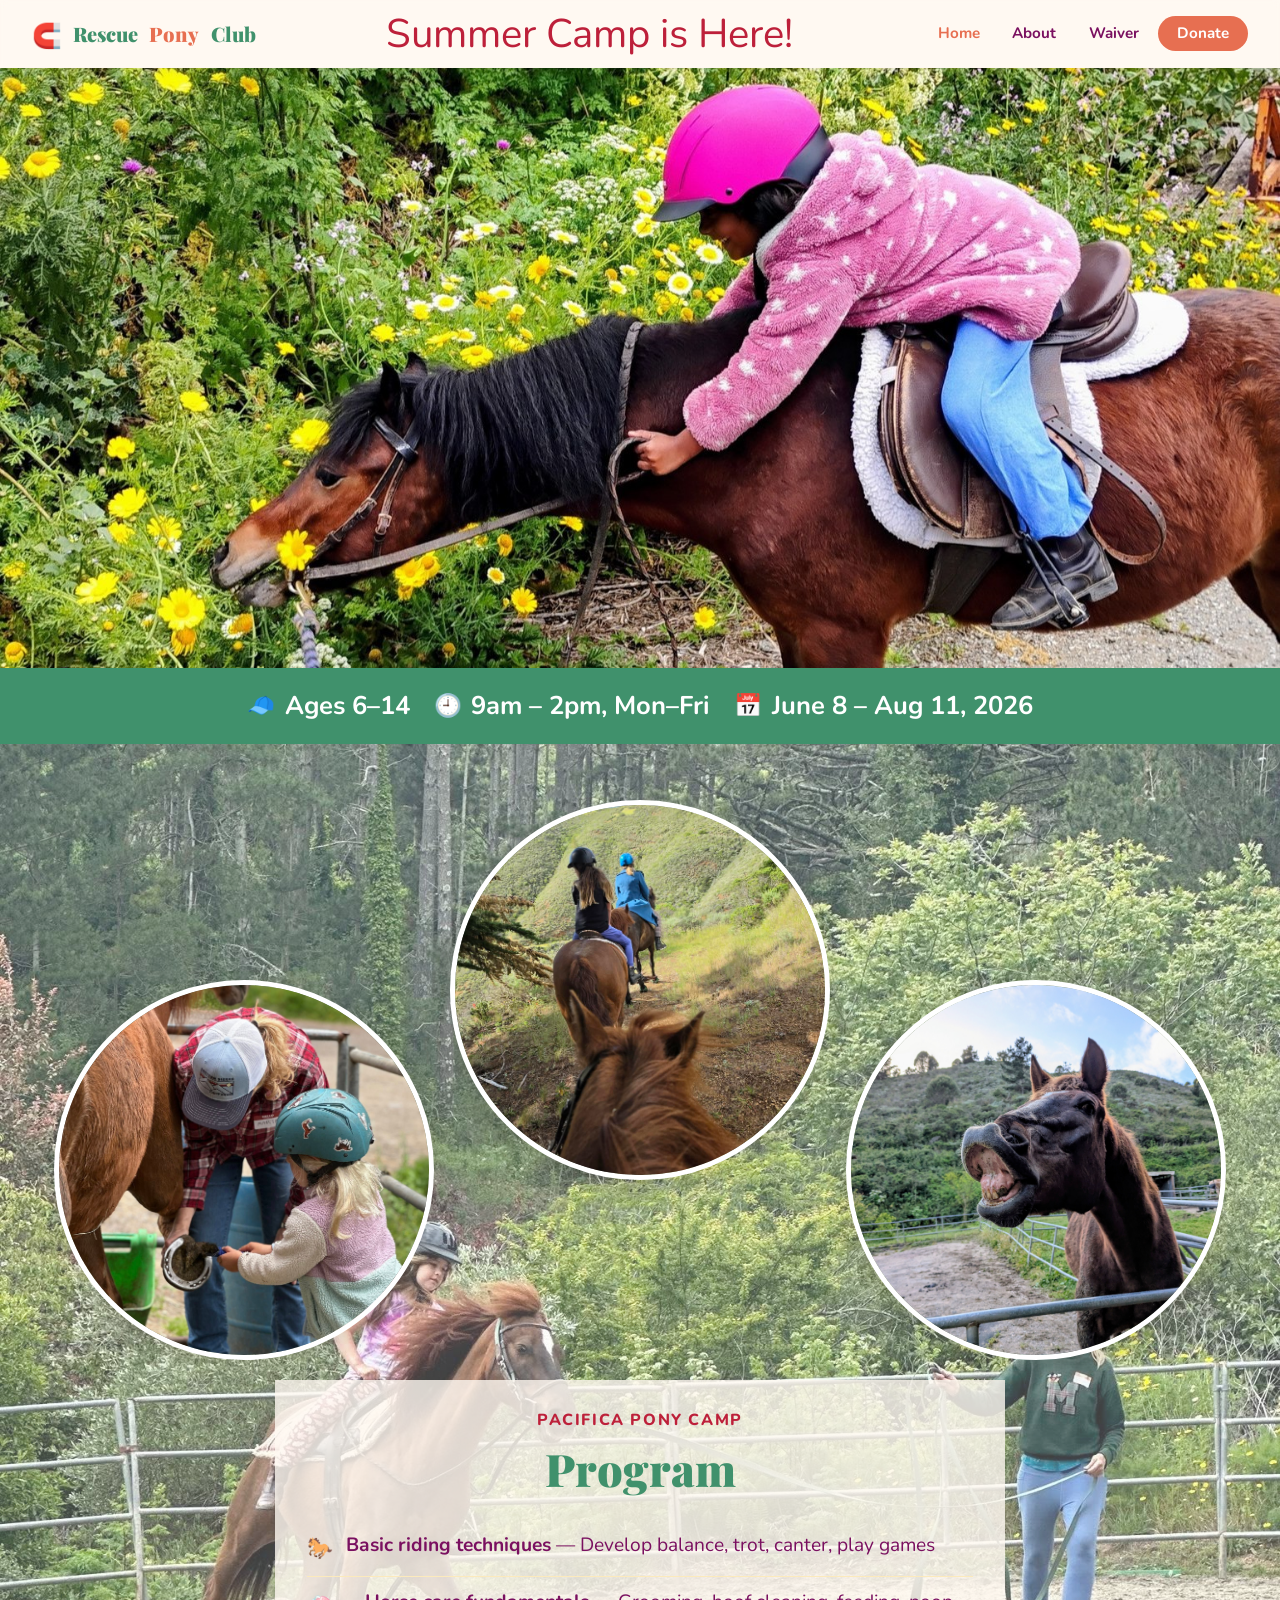
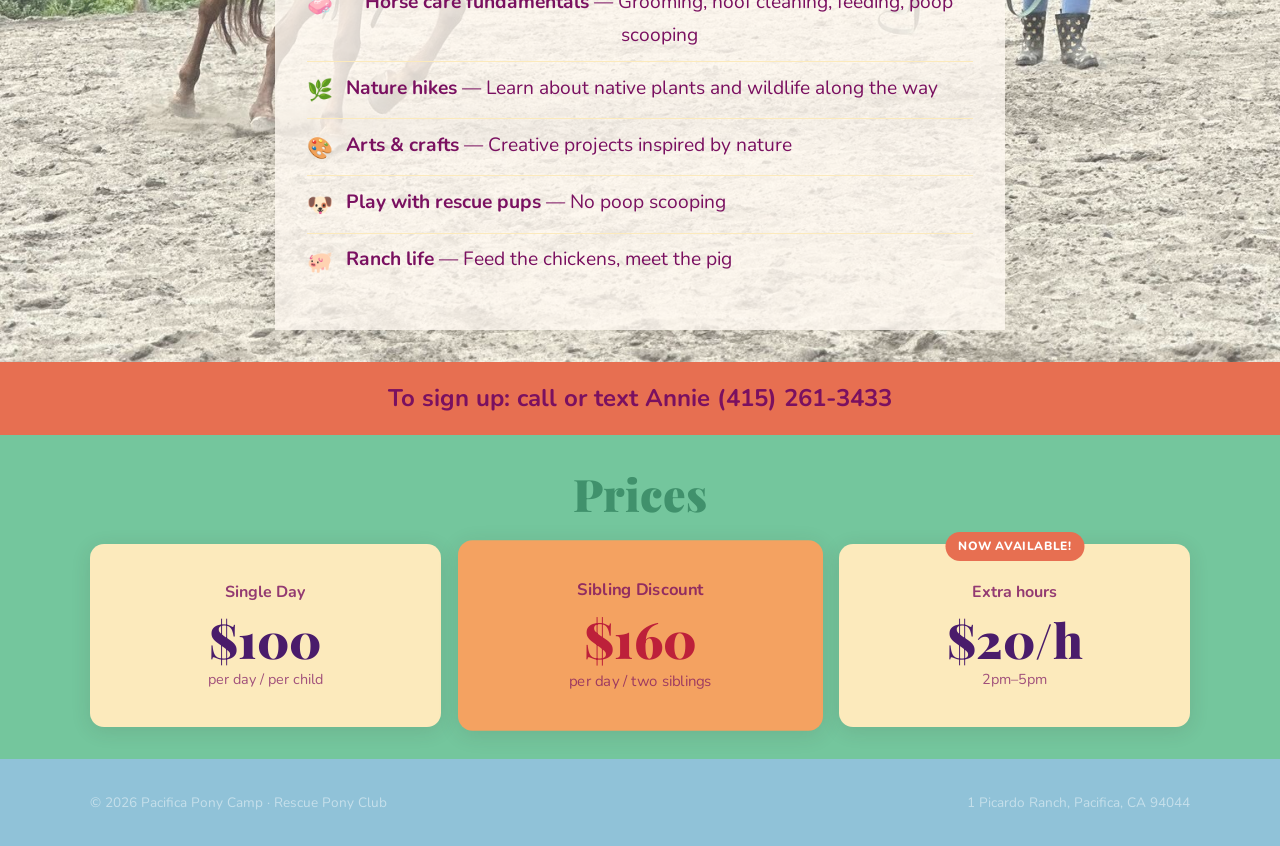
<file: index.html>
<!DOCTYPE html>
<html lang="en">
<head>
  <meta charset="UTF-8" />
  <meta name="viewport" content="width=device-width, initial-scale=1.0" />
  <title>Pacifica Pony Camp — Summer 2026</title>
  <meta name="description" content="Pacifica Pony Camp offers weekly and daily summer horse camp for children ages 6–14 in Pacifica, CA. Riding, horse care, nature hikes, and ranch life. June 8 – August 11, 2026." />
  <link rel="icon" href="data:image/svg+xml,<svg xmlns='http://www.w3.org/2000/svg' viewBox='0 0 100 100'><text y='.9em' font-size='90'>🐴</text></svg>" />
  <link rel="stylesheet" href="css/styles.css" />
  <script type="application/ld+json">
  {
    "@context": "https://schema.org",
    "@type": "LocalBusiness",
    "url": "https://rescuepony.club",
    "name": "Pacifica Pony Camp",
    "description": "Summer horse camp for children ages 6–14 in Pacifica, CA. Riding, horse care, nature hikes, and ranch life. June–August 2026.",
    "telephone": "+14152613433",
    "email": "venablena@gmail.com",
    "priceRange": "$100–$450",
    "address": {
      "@type": "PostalAddress",
      "streetAddress": "1 Picardo Ranch",
      "addressLocality": "Pacifica",
      "addressRegion": "CA",
      "postalCode": "94044",
      "addressCountry": "US"
    },
    "openingHoursSpecification": {
      "@type": "OpeningHoursSpecification",
      "dayOfWeek": ["Monday","Tuesday","Wednesday","Thursday","Friday"],
      "opens": "09:00",
      "closes": "14:00"
    },
    "sameAs": "https://www.facebook.com/groups/rescueponyclub"
  }
  </script>
</head>
<body>

<!-- ── Navigation ── -->
<nav id="navbar">
  <a href="index.html" class="nav-logo">
    <span class="horseshoe">🧲</span>Rescue <span>Pony</span> Club
  </a>
  <span class="nav-tagline">Summer Camp is Here!</span>
  <button class="nav-toggle" id="navToggle" aria-label="Toggle menu">
    <span></span><span></span><span></span>
  </button>
  <ul class="nav-links" id="navLinks">
    <li><a href="index.html" class="active">Home</a></li>
    <li><a href="about.html">About</a></li>
    <li><a href="https://docs.google.com/forms/d/e/1FAIpQLSewLi5w3IQIpSC8Ynhyxht-k3uTDrEnzx1wCYWx3glM-FnSww/viewform" target="_blank" rel="noopener">Waiver</a></li>
    <li><a href="donations.html" class="btn-nav">Donate</a></li>
  </ul>
</nav>

<div class="minka-bg"></div>

<!-- ── Quick Info Bar ── -->
<div class="info-bar">
  <div class="info-bar-grid">
    <div class="info-item"><span class="info-icon">🧢</span> Ages 6–14</div>
    <div class="info-item"><span class="info-icon">🕘</span> 9am – 2pm, Mon–Fri</div>
    <div class="info-item"><span class="info-icon">📅</span> June 8 – Aug 11, 2026</div>
  </div>
</div>

<div class="hero-bg">
  <!-- ── Photo Gallery ── -->
  <section class="arc-grid-section" id="arc-grid">
    <div class="container">
      <h1 class="sr-only">Pacifica Pony Camp — Summer Horse Camp in Pacifica, CA</h1>
      <div class="arc-grid">
        <img src="images/hoofs_pony.jpg" alt="Child learning horse hoof care with instructor" class="bubble-img" />
        <img src="images/ponies_behind.jpg" alt="Trail ride through Pacifica hills" class="bubble-img" />
        <img src="images/silly_pony.jpg" alt="A friendly pony says hello" class="bubble-img" />
      </div>
    </div>
  </section>


  <!-- ── Program ── -->
  <section class="program-section" id="program">
    <div class="container">
        <span class="section-label">Pacifica Pony Camp</span>
        <h2 class="section-title">Program</h2>
        <ul class="activity-list">
          <li><span class="lic">🐎</span> <div><strong>Basic riding techniques</strong> — Develop balance, trot, canter, play games</div></li>
          <li><span class="lic">🧼</span> <div><strong>Horse care fundamentals</strong> — Grooming, hoof cleaning, feeding, poop scooping</div></li>
          <li><span class="lic">🌿</span> <div><strong>Nature hikes</strong> — Learn about native plants and wildlife along the way</div></li>
          <li><span class="lic">🎨</span> <div><strong>Arts &amp; crafts</strong> — Creative projects inspired by nature</div></li>
          <li><span class="lic">🐶</span> <div><strong>Play with rescue pups</strong> — No poop scooping</div></li>
          <li><span class="lic">🐖</span> <div><strong>Ranch life </strong> — Feed the chickens, meet the pig</div></li>
        </ul>
    </div>
  </section>
  </div>

</div>

<section class="enroll-section" id="enroll">
    <div class="container">
      <div class="text-center">
        <h2>
             To sign up: call or text Annie (415) 261-3433
        </h2>
      </div>
    </div>
  </section>

<!-- ── Pricing ── -->
<section class="pricing-section" id="pricing">
  <div class="container">
    <div class="text-center">
      <h2 class="section-title">Prices</h2>
        <div class="pricing-grid">
          <a href="signup.html" class="price-card">
            <div class="price-label">Single Day</div>
            <div class="price-amount">$100</div>
            <div class="price-period">per day / per child</div>
          </a>
          <a href="signup.html" class="price-card featured">
            <div class="price-label">Sibling Discount</div>
            <div class="price-amount">$160</div>
            <div class="price-period">per day / two siblings</div>
          </a>
          <a href="signup.html" class="price-card">
            <div class="price-badge">Now available!</div>
            <div class="price-label">Extra hours</div>
            <div class="price-amount">$20/h</div>
            <div class="price-period">2pm–5pm</div>
          </a>
        </div>
    </div>
  </div>
</section>

<!-- ── Footer ── -->
<footer>
  <div class="footer-bottom">
    <span>© 2026 Pacifica Pony Camp · Rescue Pony Club</span>
    <span>1 Picardo Ranch, Pacifica, CA 94044</span>
  </div>
</footer>

<script>
  const toggle = document.getElementById('navToggle');
  const links  = document.getElementById('navLinks');
  toggle.addEventListener('click', () => links.classList.toggle('open'));
</script>
<script src="js/donate-modal.js"></script>

</body>
</html>
</file>
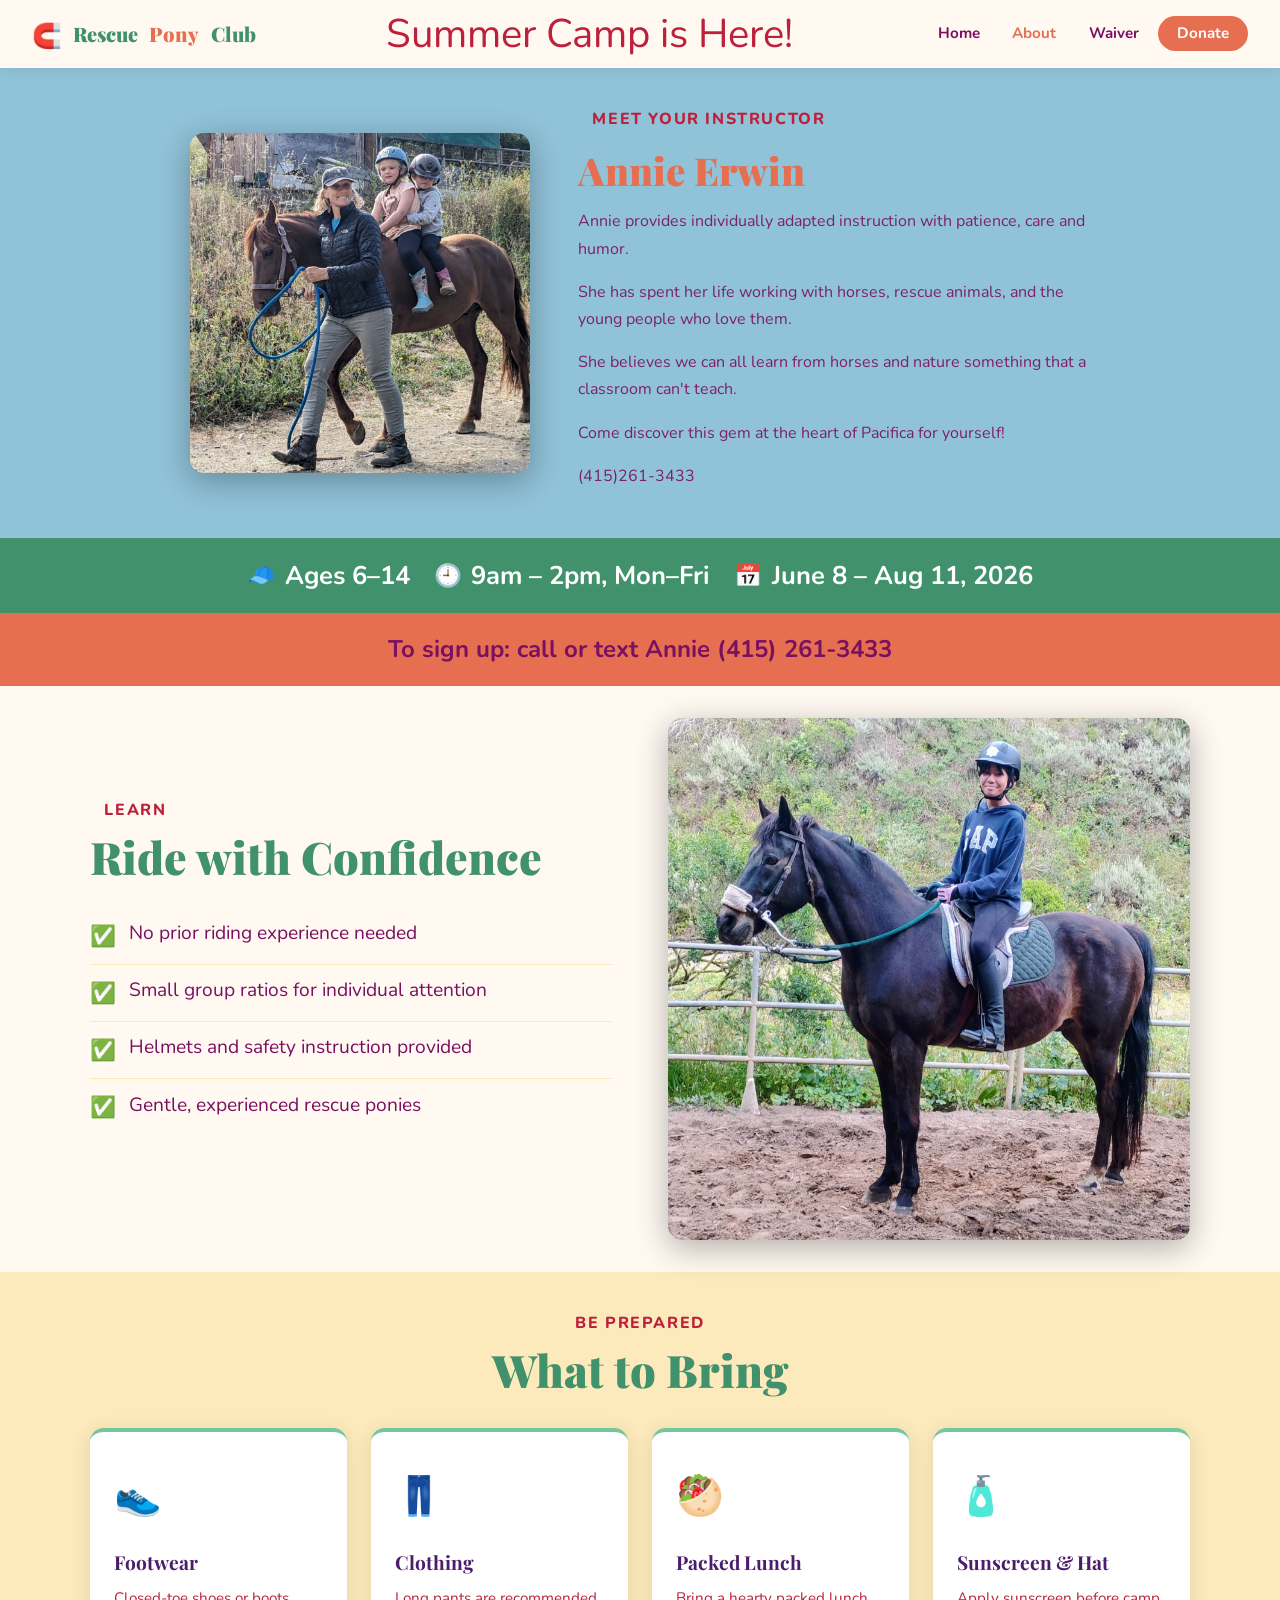
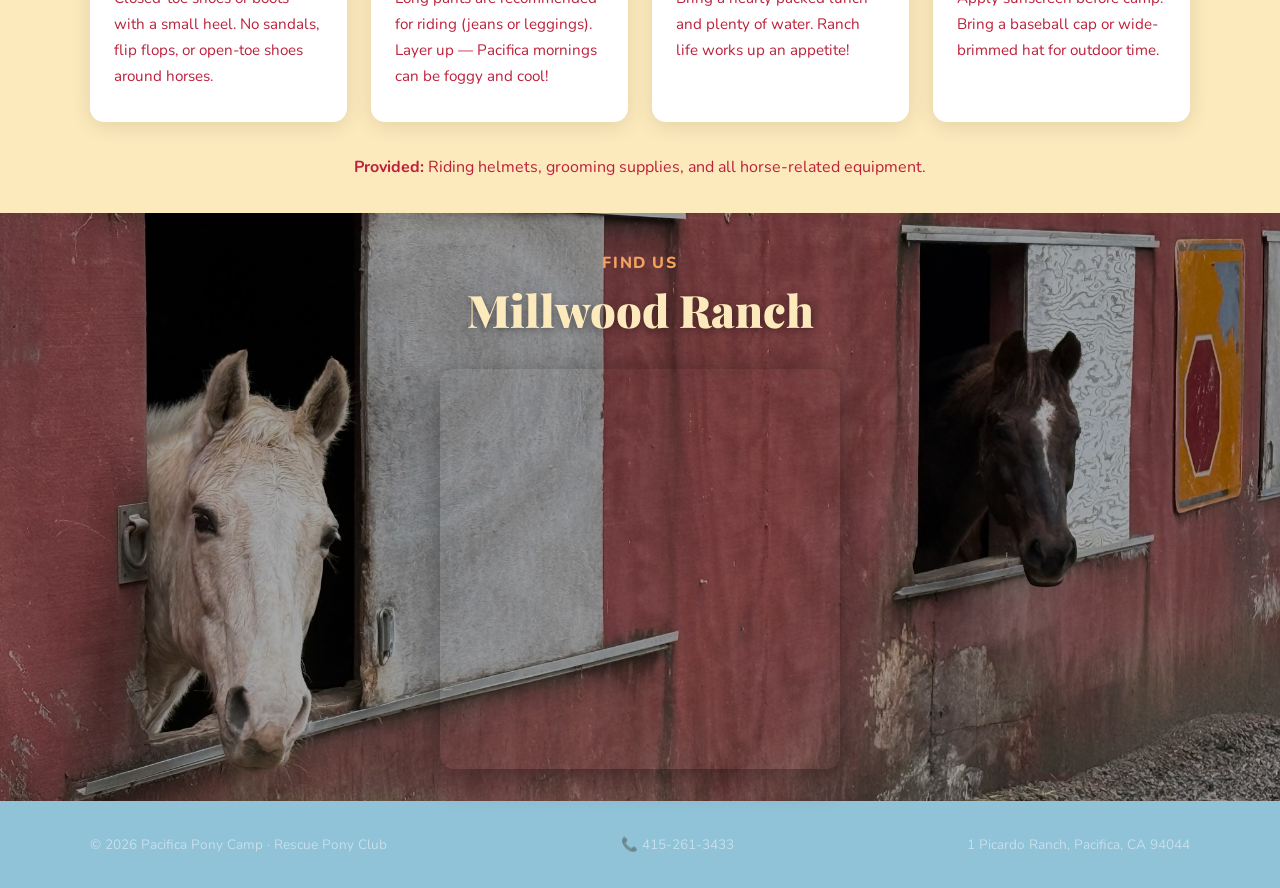
<file: about.html>
<!DOCTYPE html>
<html lang="en">
<head>
  <meta charset="UTF-8" />
  <meta name="viewport" content="width=device-width, initial-scale=1.0" />
  <title>About — Pacifica Pony Camp 2026</title>
  <meta name="description" content="Meet Annie Erwin, head instructor at Pacifica Pony Camp. Learn about our riding program, what to bring, and find us at Millwood Ranch in Pacifica, CA." />
  <link rel="icon" href="data:image/svg+xml,<svg xmlns='http://www.w3.org/2000/svg' viewBox='0 0 100 100'><text y='.9em' font-size='90'>🐴</text></svg>" />
  <link rel="stylesheet" href="css/styles.css" />
</head>
<body>

<!-- ── Navigation ── -->
<nav id="navbar">
  <a href="index.html" class="nav-logo">
    <span class="horseshoe">🧲</span>
    Rescue <span>Pony</span> Club
  </a>
  <span class="nav-tagline">Summer Camp is Here!</span>
  <button class="nav-toggle" id="navToggle" aria-label="Toggle menu">
    <span></span><span></span><span></span>
  </button>
  <ul class="nav-links" id="navLinks">
    <li><a href="index.html">Home</a></li>
    <li><a href="about.html" class="active">About</a></li>
    <li><a href="https://docs.google.com/forms/d/e/1FAIpQLSewLi5w3IQIpSC8Ynhyxht-k3uTDrEnzx1wCYWx3glM-FnSww/viewform" target="_blank" rel="noopener">Waiver</a></li>
    <li><a href="donations.html" class="btn-nav">Donate</a></li>
  </ul>
</nav>

<!-- ── Instructor ── -->
<section class="instructor-section">
  <div class="container">
    <h1 class="sr-only">About Pacifica Pony Camp</h1>
    <div class="instructor-card">
      <div class="instructor-photo">
        <img src="images/Annie_square.jpg" alt="Annie Erwin walking" />
      </div>
      <div class="instructor-info">
        <span class="section-label">Meet Your Instructor</span>
        <h2>Annie Erwin</h2>
        <p>Annie provides individually adapted instruction with patience, care and humor.</p>
        <p>She has spent her life working with horses, rescue animals, and the young people who love them.</p>
        <p>She believes we can all learn from horses and nature something that a classroom can't teach.</p>
        <p>Come discover this gem at the heart of Pacifica for yourself!</p>
        <p>(415)261-3433</p>
      </div>
    </div>
  </div>
</section>

<!-- ── Quick Info Bar ── -->
<div class="info-bar">
  <div class="info-bar-grid">
    <div class="info-item"><span class="info-icon">🧢</span> Ages 6–14</div>
    <div class="info-item"><span class="info-icon">🕘</span> 9am – 2pm, Mon–Fri</div>
    <div class="info-item"><span class="info-icon">📅</span> June 8 – Aug 11, 2026</div>
  </div>
</div>

<section class="enroll-section" id="enroll">
  <div class="container">
    <div class="text-center">
      <h2>
            To sign up: call or text Annie (415) 261-3433
      </h2>
    </div>
  </div>
</section>

<!-- ── Riding Section ── -->
<section>
  <div class="container">
    <div class="two-col">
      <div>
        <span class="section-label">Learn</span>
        <h2 class="section-title">Ride with Confidence</h2>
        <ul class="activity-list">
          <li><span class="lic">✅</span> No prior riding experience needed</li>
          <li><span class="lic">✅</span> Small group ratios for individual attention</li>
          <li><span class="lic">✅</span> Helmets and safety instruction provided</li>
          <li><span class="lic">✅</span> Gentle, experienced rescue ponies</li>
        </ul>
      </div>
      <div class="col-img">
        <img src="images/Rider_square.jpg" alt="Camper riding confidently in the arena" />
      </div>
    </div>
  </div>
</section>

<!-- ── What to Bring ── -->
<section class="section-gold">
  <div class="container">
    <div class="text-center">
      <span class="section-label">Be Prepared</span>
      <h2 class="section-title">What to Bring</h2>
    </div>
    <div class="features-grid">
      <div class="feature-card">
        <div class="feature-icon">👟</div>
        <h3>Footwear</h3>
        <p>Closed-toe shoes or boots with a small heel. No sandals, flip flops, or open-toe shoes around horses.</p>
      </div>
      <div class="feature-card">
        <div class="feature-icon">👖</div>
        <h3>Clothing</h3>
        <p>Long pants are recommended for riding (jeans or leggings). Layer up — Pacifica mornings can be foggy and cool!</p>
      </div>
      <div class="feature-card">
        <div class="feature-icon">🥙</div>
        <h3>Packed Lunch</h3>
        <p>Bring a hearty packed lunch and plenty of water. Ranch life works up an appetite!</p>
      </div>
      <div class="feature-card">
        <div class="feature-icon">🧴</div>
        <h3>Sunscreen &amp; Hat</h3>
        <p>Apply sunscreen before camp. Bring a baseball cap or wide-brimmed hat for outdoor time.</p>
      </div>
    </div>
    <p class="provided-note">
      <strong>Provided:</strong> Riding helmets, grooming supplies, and all horse-related equipment.
    </p>
  </div>
</section>

<section class="section-stalls">
  <div class="container">
    <div class="text-center">
      <span class="section-label">Find Us</span>
      <h2 class="section-title">Millwood Ranch</h2>
    </div>
    <div class="map-wrapper">
      <iframe
        src="https://maps.google.com/maps?q=Annie%27s+Smaller+Training+Circle,Pacifica,CA&output=embed&z=15"
        width="400" height="400"
        loading="lazy"
        allowfullscreen>
      </iframe>
    </div>
  </div>
</section>

<!-- ── Footer ── -->
<footer>
  <div class="footer-bottom">
    <span>© 2026 Pacifica Pony Camp · Rescue Pony Club</span>
    <span>📞 415-261-3433</span>
    <span>1 Picardo Ranch, Pacifica, CA 94044</span>
  </div>
</footer>

<script>
  const toggle = document.getElementById('navToggle');
  const links  = document.getElementById('navLinks');
  toggle.addEventListener('click', () => links.classList.toggle('open'));
</script>
<script src="js/donate-modal.js"></script>

</body>
</html>
</file>
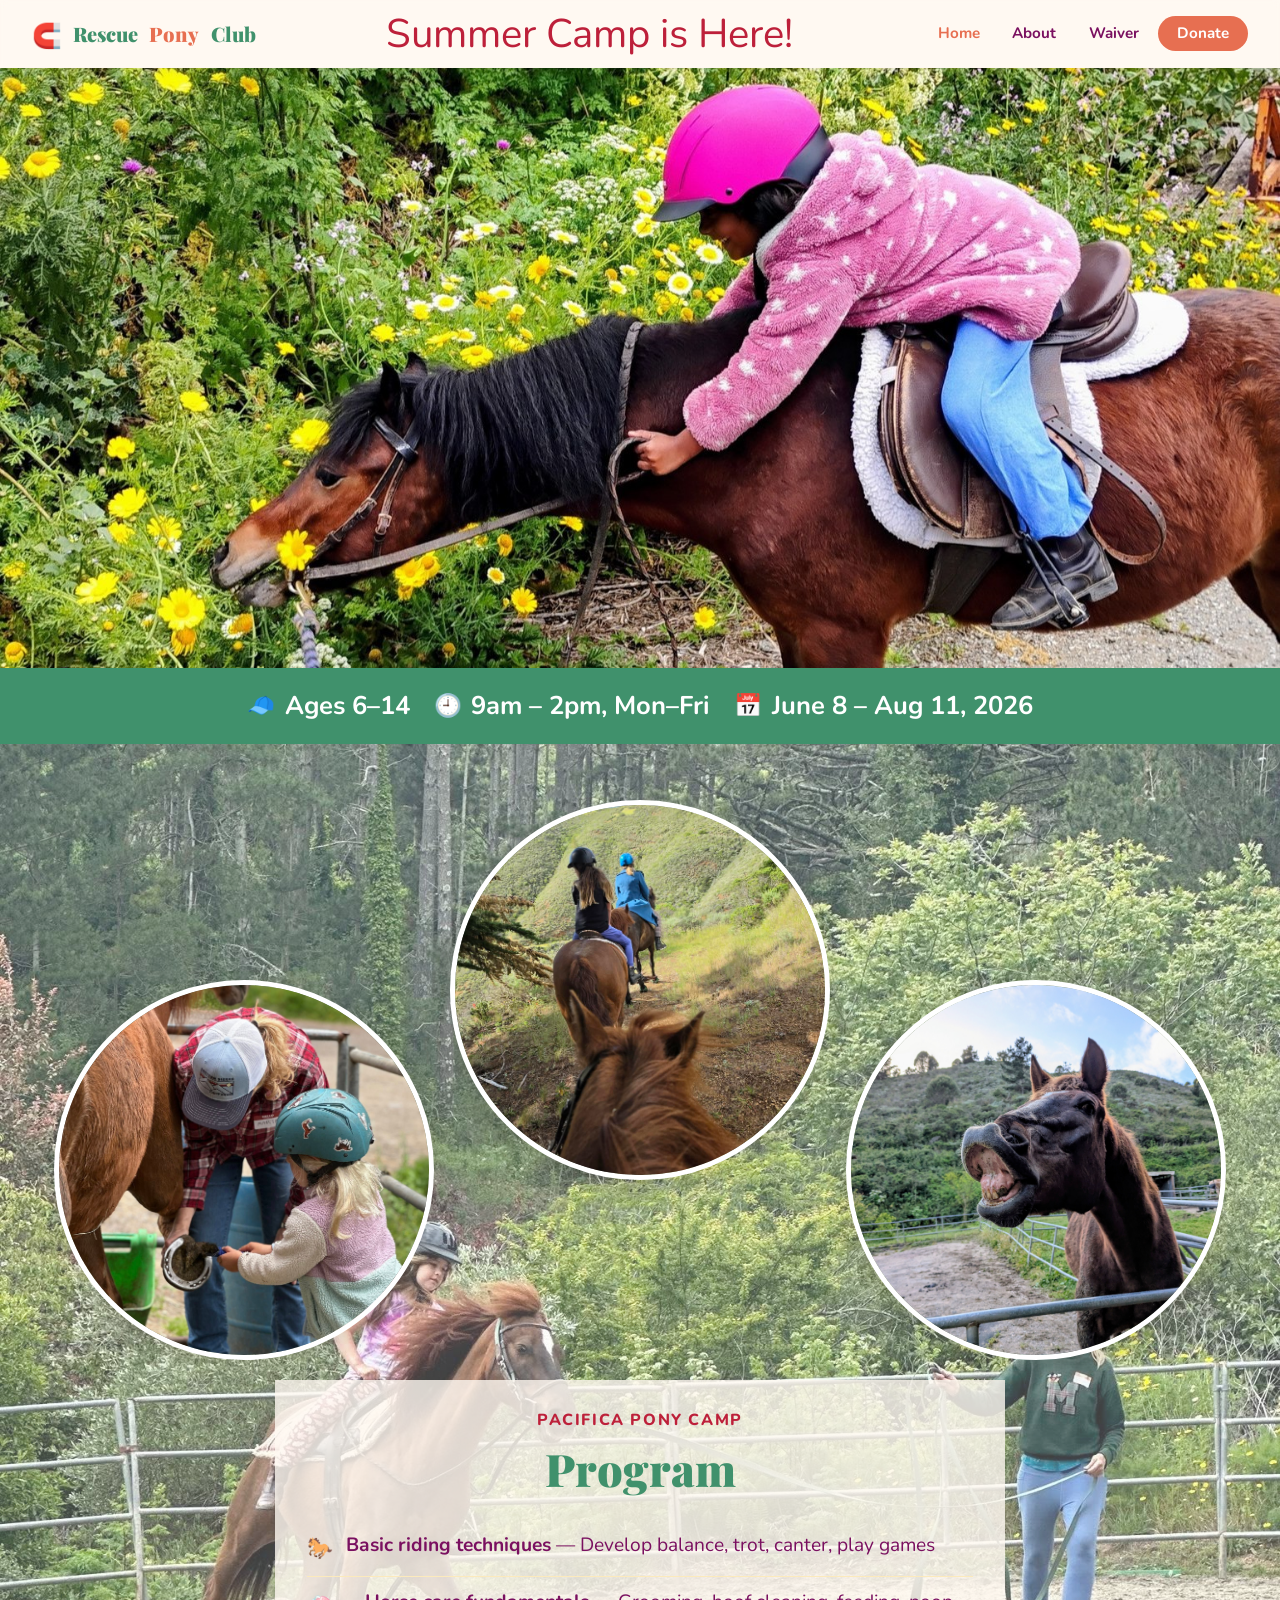
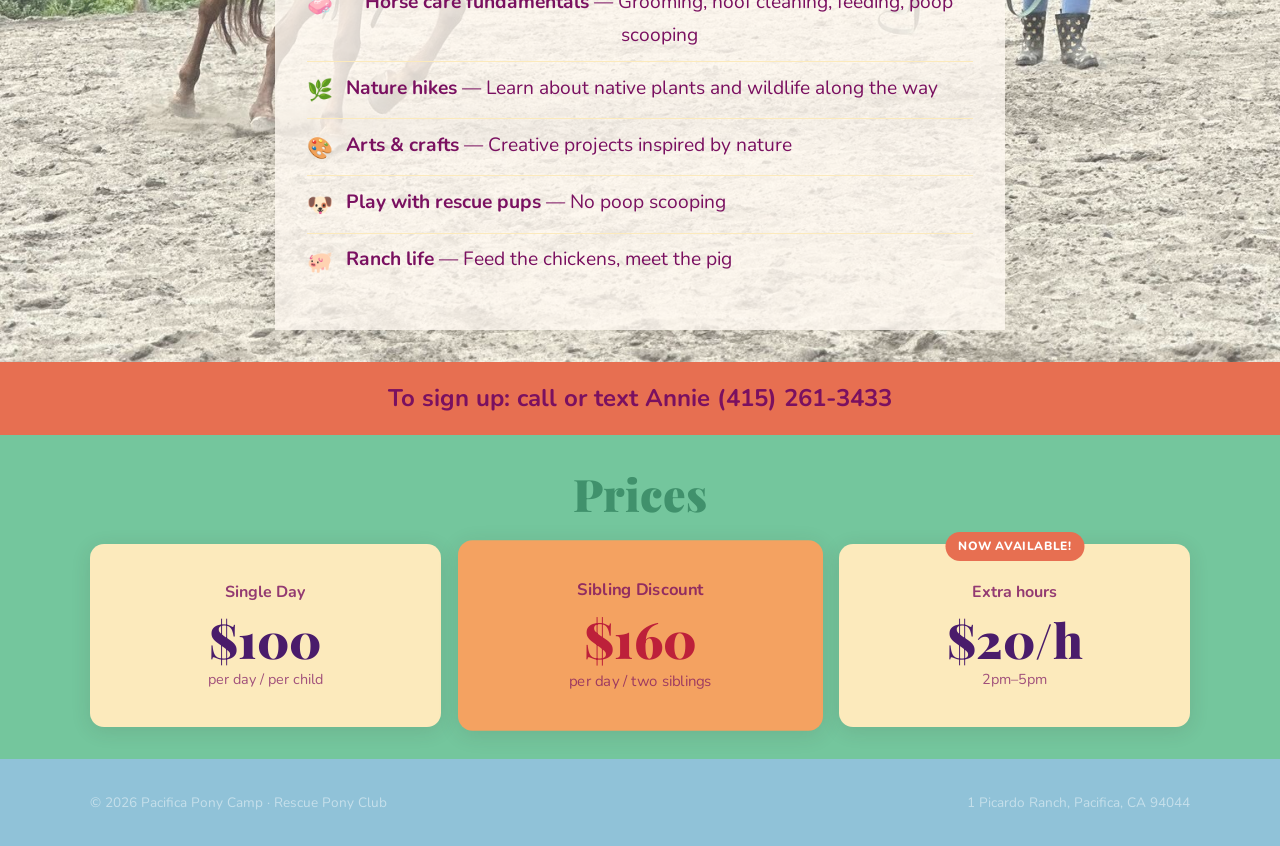
<file: donations.html>
<!DOCTYPE html>
<html lang="en">
<head>
  <meta charset="UTF-8" />
  <meta http-equiv="refresh" content="0;url=index.html" />
  <title>Pacifica Pony Camp</title>
</head>
<body>
  <script>window.location.replace('index.html');</script>
</body>
</html>
</file>
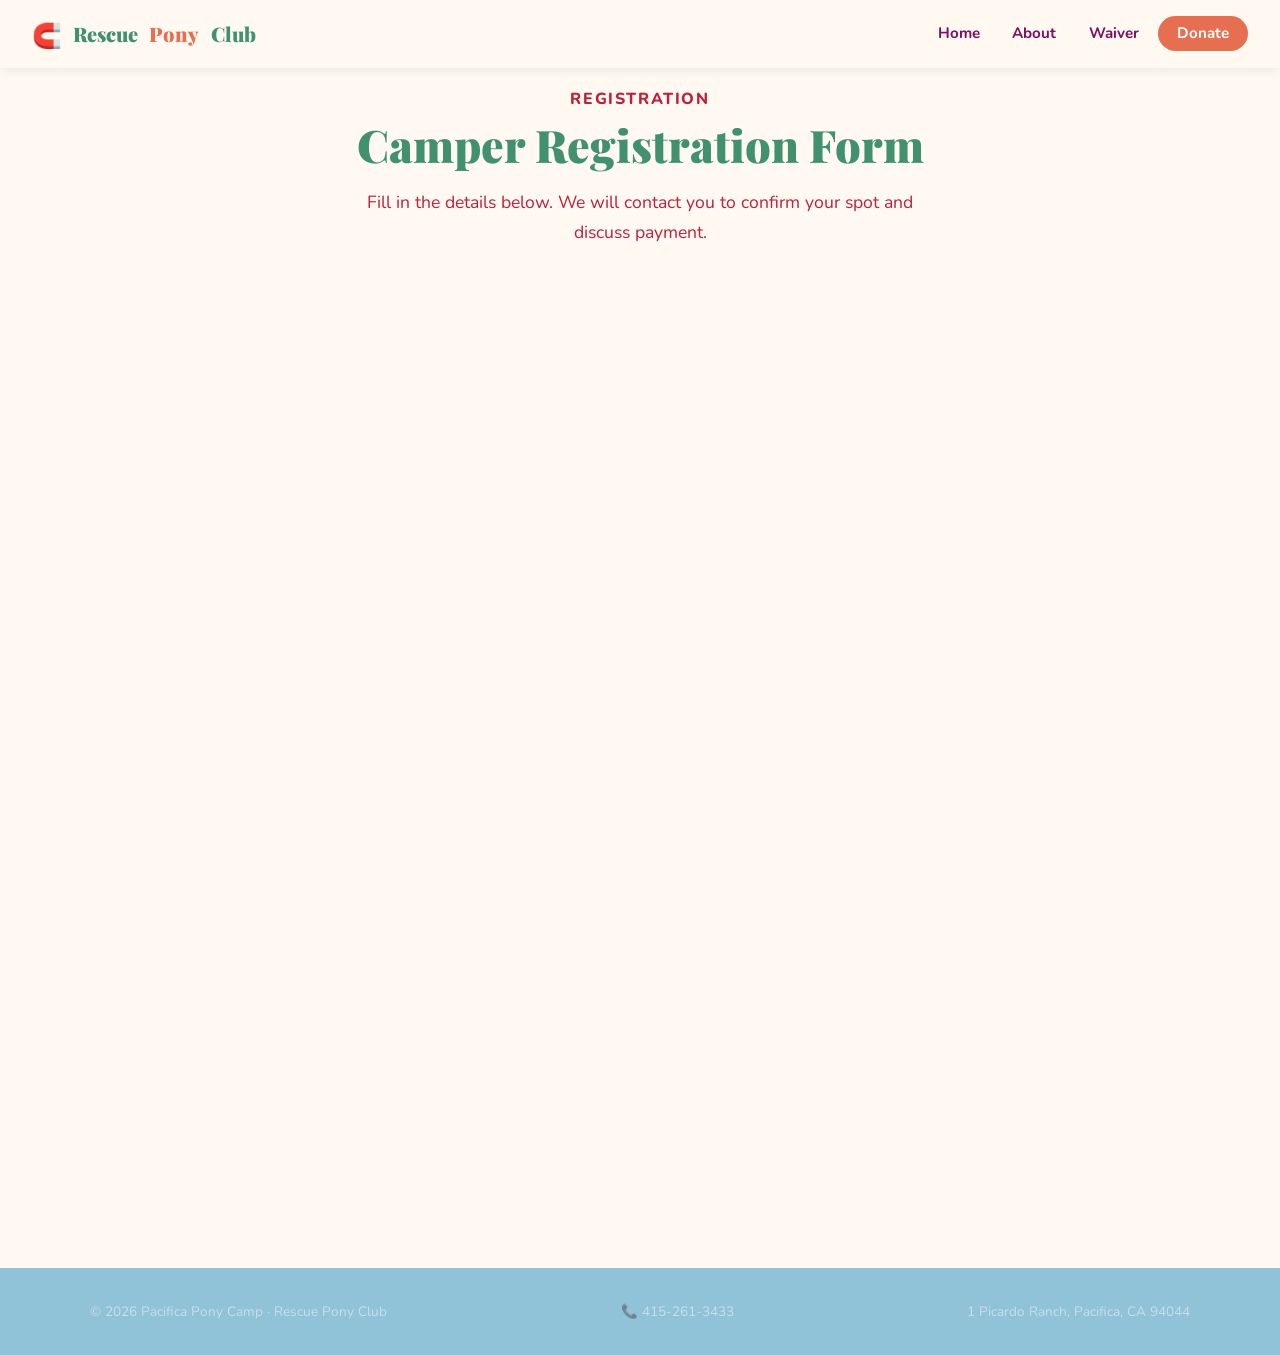
<file: signup.html>
<!DOCTYPE html>
<html lang="en">
<head>
  <meta charset="UTF-8" />
  <meta name="viewport" content="width=device-width, initial-scale=1.0" />
  <title>Sign Up — Pacifica Pony Camp 2026</title>
  <meta name="description" content="Register for Pacifica Pony Camp 2026. Choose full weeks ($450) or individual days ($100) for children ages 6–14. June 8 – August 11 in Pacifica, CA." />
  <link rel="icon" href="data:image/svg+xml,<svg xmlns='http://www.w3.org/2000/svg' viewBox='0 0 100 100'><text y='.9em' font-size='90'>🐴</text></svg>" />
  <link rel="stylesheet" href="css/styles.css" />
</head>
<body>

<!-- ── Navigation ── -->
<nav id="navbar">
  <a href="index.html" class="nav-logo">
    <span class="horseshoe">🧲</span>
    Rescue <span>Pony</span> Club
  </a>
  <button class="nav-toggle" id="navToggle" aria-label="Toggle menu">
    <span></span><span></span><span></span>
  </button>
  <ul class="nav-links" id="navLinks">
    <li><a href="index.html">Home</a></li>
    <li><a href="about.html">About</a></li>
    <li><a href="https://docs.google.com/forms/d/e/1FAIpQLSewLi5w3IQIpSC8Ynhyxht-k3uTDrEnzx1wCYWx3glM-FnSww/viewform" target="_blank" rel="noopener">Waiver</a></li>
    <li><a href="donations.html" class="btn-nav">Donate</a></li>
  </ul>
</nav>

<!-- ── Registration Form ── -->
<section class="form-section">
  <div class="container">
    <div class="text-center">
      <span class="section-label">Registration</span>
      <h1 class="section-title">Camper Registration Form</h1>
      <p class="section-sub">Fill in the details below. We will contact you to confirm your spot and discuss payment.</p>
    </div>
    <iframe
      src="https://docs.google.com/forms/d/1r4agzG1CF7NytfZ2h1nHyjZjwy9CwVZI9EouR1sHtGw/viewform?embedded=true"
      class="gform-embed"
      loading="lazy"
      title="Camper Registration Form">
      Loading form…
    </iframe>
  </div>
</section>

<!-- ── Footer ── -->
<footer>
  <div class="footer-bottom">
    <span>© 2026 Pacifica Pony Camp · Rescue Pony Club</span>
    <span>📞 415-261-3433</span>
    <span>1 Picardo Ranch, Pacifica, CA 94044</span>
  </div>
</footer>

<script>
  const toggle = document.getElementById('navToggle');
  const links  = document.getElementById('navLinks');
  toggle.addEventListener('click', () => links.classList.toggle('open'));
</script>
<script src="js/donate-modal.js"></script>

</body>
</html>
</file>
<file: css/styles.css>
@import url('https://fonts.googleapis.com/css2?family=Playfair+Display:wght@400;700;900&family=Nunito:wght@400;600;700;800&display=swap');

/* ── Variables ── */
:root {
  --blue-dark: #232c80;
  --green-dark:   #4A1C6B;
  --green-mid:    #40916C;
  --green-light:  #74C69D;
  --gold:         #F4A261;
  --gold-light:   #FCEABC;
  --coral:        #E76F51;
  --cream:        #FFF9F2;
  --brown-dark:   #7A1060;
  --brown-mid:    #bd203a;
  --sky:          #90C2D8;
  --white:        #FFFFFF;
  --shadow:       0 4px 20px rgba(61,43,31,.12);
  --radius:       14px;
  --transition:   .25s ease;
}

/* ── Screen-reader only (visually hidden H1 for SEO) ── */
.sr-only {
  position: absolute;
  width: 1px; height: 1px;
  padding: 0; margin: -1px;
  overflow: hidden;
  clip: rect(0,0,0,0);
  white-space: nowrap;
  border: 0;
}

/* ── Reset ── */
*, *::before, *::after { box-sizing: border-box; margin: 0; padding: 0; }
html { scroll-behavior: smooth; }
body {
  font-family: 'Nunito', sans-serif;
  background: var(--cream);
  color: var(--brown-dark);
  line-height: 1.7;
}
img { display: block; max-width: 100%; }
a { color: inherit; text-decoration: none; }

/* ── Nav ── */
nav {
  position: fixed;
  top: 0; left: 0; right: 0;
  z-index: 100;
  backdrop-filter: blur(3px);
  padding: 0 2rem;
  display: flex;
  align-items: center;
  justify-content: space-between;
  height: 68px;
  box-shadow: 0 2px 12px rgba(61,43,31,.08);
}
.nav-logo {
  display: flex;
  align-items: center;
  gap: .7rem;
  font-family: 'Playfair Display', serif;
  font-weight: 900;
  font-size: 1.25rem;
  color: var(--green-mid);
  white-space: nowrap;
}
.nav-logo span { color: var(--coral); }
.nav-logo .horseshoe { font-size: 1.5rem; }
.nav-links {
  display: flex;
  gap: .25rem;
  list-style: none;
  align-items: center;
}
.nav-links a {
  padding: .45rem .9rem;
  border-radius: 8px;
  font-weight: 700;
  font-size: .95rem;
  color: var(--brown-dark);
  transition: background var(--transition), color var(--transition);
}
.nav-links a:hover,
.nav-links a.active {
  color: var(--coral);
}
.nav-links .btn-nav {
  background: var(--coral);
  color: var(--white);
  border-radius: 50px;
  padding: .45rem 1.2rem;
}
.nav-links .btn-nav:hover { background: var(--green-dark); }

.nav-links a.btn {
  padding: .8rem 2rem;
  border-radius: 50px;
  font-size: 1rem;
  font-weight: 800;
}

.nav-tagline {
  font-size: 2.5rem;
  color: var(--brown-mid);
}
@media (max-width: 900px) { .nav-tagline { font-size: 1.5rem; } }
@media (max-width: 640px) { .nav-tagline { display: none; } }

/* Mobile nav toggle */
.nav-toggle { display: none; cursor: pointer; flex-direction: column; gap: 5px; background: none; border: none; padding: 4px; }
.nav-toggle span { display: block; width: 26px; height: 3px; background: var(--brown-dark); border-radius: 3px; transition: var(--transition); }

/* ── Buttons ── */
.btn {
  display: inline-block;
  padding: .8rem 2rem;
  border-radius: 50px;
  font-family: 'Nunito', sans-serif;
  font-weight: 800;
  font-size: 1rem;
  cursor: pointer;
  transition: transform var(--transition), box-shadow var(--transition), background var(--transition);
  border: none;
}
.btn:hover { transform: translateY(-2px); box-shadow: 0 8px 24px rgba(0,0,0,.18); }
.btn-primary { background: var(--coral); color: var(--white); }
.btn-primary:hover { background: var(--blue-dark); color: var(--gold); }
.btn-secondary { background: var(--green-dark); color: var(--white); }
.btn-secondary:hover { background: var(--green-mid); }
.btn-outline {
  background: transparent;
  color: var(--white);
  border: 2.5px solid var(--white);
}
.btn-outline:hover { background: var(--white); color: var(--green-dark); }
.btn-gold { background: var(--gold); color: var(--brown-dark); }
.btn-gold:hover { background: #e08c4a; color: var(--white); }

/* ── Section base ── */
section { padding: 2rem; }
.container { max-width: 1100px; margin: 0 auto; }
.section-label {
  display: inline-block;
  color: var(--brown-mid);
  font-weight: 800;
  font-size: 1rem;
  letter-spacing: .1em;
  text-transform: uppercase;
  padding: .35rem .9rem;
  border-radius: 50px;
}
.section-title {
  font-family: 'Playfair Display', serif;
  font-size: clamp(2rem, 4vw, 2.8rem);
  font-weight: 900;
  color: var(--green-mid);
  line-height: 1.2;
  margin-bottom: 1rem;
}
.section-sub {
  font-size: 1.1rem;
  color: var(--brown-mid);
  max-width: 600px;
  margin-bottom: 2.5rem;
}
.text-center { text-align: center; }
.text-center .section-sub { margin-left: auto; margin-right: auto; }

/* ── Bubble Images ── */
.bubble-img {
  width: 220px;
  height: 220px;
  border-radius: 50%;
  object-fit: cover;
  flex-shrink: 0;
  border: 5px solid var(--white);
  box-shadow: 0 8px 28px rgba(61,43,31,.2);
  transition: transform .3s ease, box-shadow .3s ease;
}
.bubble-img:hover {
  transform: scale(1.1);
  box-shadow: 0 16px 40px rgba(61,43,31,.28);
}

.enroll-section{
  background: var(--coral);
  padding: 1rem;
}

/* ── Quick Info Bar ── */
.info-bar {
  background: var(--green-mid);
  color: var(--white);
  padding: 1rem;
}
.info-bar-grid {
  display: flex;
  flex-wrap: wrap;
  gap: 1.5rem;
  justify-content: center;
  align-items: center;
  max-width: 1100px;
  margin: 0 auto;
}
.info-item {
  display: flex;
  align-items: center;
  gap: .6rem;
  font-weight: 700;
  font-size: 1.6rem;
}
.info-icon { font-size: 1.4rem; }

/* ── Feature Cards ── */
.features-grid {
  display: grid;
  grid-template-columns: repeat(auto-fit, minmax(240px, 1fr));
  gap: 1.5rem;
  margin-top: 2.5rem;
}
.feature-card {
  background: var(--white);
  border-radius: var(--radius);
  padding: 2rem 1.5rem;
  box-shadow: var(--shadow);
  border-top: 4px solid var(--green-light);
  transition: transform var(--transition), box-shadow var(--transition);
}
.feature-card:hover { transform: translateY(-6px); box-shadow: 0 12px 36px rgba(61,43,31,.15); }
.feature-icon { font-size: 2.4rem; margin-bottom: 1rem; }
.feature-card h3 {
  font-family: 'Playfair Display', serif;
  font-size: 1.2rem;
  color: var(--green-dark);
  margin-bottom: .5rem;
}
.feature-card p { font-size: .95rem; color: var(--brown-mid); }

/* ── Pricing ── */
.pricing-section { background: var(--green-light); }
.pricing-grid {
  display: grid;
  grid-template-columns: repeat(auto-fit, minmax(220px, 1fr));
  gap: 1.5rem;
  margin-top: 1.5rem;
}
.price-card {
  display: block;
  background: var(--gold-light);
  border-radius: var(--radius);
  padding: 2.2rem 1.8rem;
  text-align: center;
  box-shadow: var(--shadow);
  position: relative;
  transition: transform var(--transition), box-shadow var(--transition);
  cursor: pointer;
}
.price-card:hover { transform: translateY(-4px); box-shadow: 0 12px 36px rgba(61,43,31,.2); }
.price-card.featured {
  background: var(--gold);
  color: var(--brown-dark);
  transform: scale(1.04);
}
.price-card.featured:hover { transform: scale(1.04) translateY(-4px); }
.price-badge {
  position: absolute;
  top: -12px; left: 50%;
  transform: translateX(-50%);
  background: var(--coral);
  color: var(--white);
  font-size: .75rem;
  font-weight: 800;
  text-transform: uppercase;
  letter-spacing: .05em;
  padding: .25rem .8rem;
  border-radius: 50px;
}
.price-label { font-weight: 700; font-size: 1rem; margin-bottom: .5rem; opacity: .8; }
.price-amount {
  font-family: 'Playfair Display', serif;
  font-size: 3rem;
  font-weight: 900;
  line-height: 1;
  color: var(--green-dark);
}
.price-card.featured .price-amount { color: var(--brown-mid); }
.price-period { font-size: .9rem; opacity: .7; margin-top: .3rem; }
.price-desc { font-size: .9rem; margin-top: 1rem; opacity: .8; }

/* ── Two-col layout ── */
.two-col {
  display: grid;
  grid-template-columns: 1fr 1fr;
  gap: 3.5rem;
  align-items: center;
}
.two-col.reverse .col-img { order: -1; }
.col-img { border-radius: var(--radius); overflow: hidden; box-shadow: 0 8px 32px rgba(0,0,0,.3); }
.col-img img { width: 100%; height: auto; aspect-ratio: 1 / 1; object-fit: cover; object-position: top; }

/* ── Activity list ── */
.activity-list { list-style: none; margin: 1.5rem 0 2rem; }
.activity-list li {
  display: flex;
  align-items: flex-start;
  gap: .8rem;
  padding: .6rem 0;
  border-bottom: 1px solid var(--gold-light);
  font-size: 1.2rem;
}
.activity-list li:last-child { border-bottom: none; }
.activity-list .lic { font-size: 1.3rem; flex-shrink: 0; margin-top: .1rem; }

/* ── Schedule ── */
.schedule-grid {
  display: grid;
  gap: 1rem;
  margin-top: 2rem;
}
.sched-row {
  display: grid;
  grid-template-columns: 130px 1fr;
  gap: 1rem;
  align-items: center;
  background: var(--white);
  border-radius: 10px;
  padding: 1rem 1.4rem;
  box-shadow: 0 2px 8px rgba(61,43,31,.08);
}
.sched-time {
  font-weight: 800;
  color: var(--green-dark);
  font-size: .95rem;
}
.sched-activity { font-size: .98rem; }
.sched-icon { margin-right: .4rem; }

/* ── Instructor ── */
.instructor-section {
  margin-top: 68px;
  background:#90C2D8;
}

.instructor-section h2 {
 color:var(--coral);
}

.instructor-card {
  display: grid;
  grid-template-columns: 340px 1fr;
  gap: 3rem;
  align-items: center;
  max-width: 900px;
  margin: 0 auto;
}

.instructor-photo {
  border-radius: var(--radius);
  overflow: hidden;
  box-shadow: 0 8px 32px rgba(0,0,0,.3);
}
.instructor-photo img { width: 100%; height: auto; aspect-ratio: 1 / 1; object-fit: cover; object-position: top; }
.instructor-info h2 {
  font-family: 'Playfair Display', serif;
  font-size: 2.4rem;
  font-weight: 900;
  margin-bottom: .3rem;
}
.instructor-info .title { font-size: 1rem; opacity: .8; margin-bottom: 1.5rem; font-weight: 600; }
.instructor-info p { opacity: .9; margin-bottom: 1rem; }

/* ── Form ── */
.form-section { padding: 5rem 2rem; }
.signup-form {
  max-width: 680px;
  margin: 2.5rem auto 0;
  background: var(--white);
  border-radius: var(--radius);
  padding: 2.5rem;
  box-shadow: var(--shadow);
}
.form-row {
  display: grid;
  grid-template-columns: 1fr 1fr;
  gap: 1rem;
}
.form-group { margin-bottom: 1.2rem; }
.form-group label {
  display: block;
  font-weight: 700;
  font-size: .9rem;
  margin-bottom: .4rem;
  color: var(--brown-dark);
}
.form-group input,
.form-group select,
.form-group textarea {
  width: 100%;
  padding: .75rem 1rem;
  border: 2px solid #e0d8cc;
  border-radius: 8px;
  font-family: 'Nunito', sans-serif;
  font-size: .98rem;
  color: var(--brown-dark);
  background: var(--cream);
  transition: border-color var(--transition);
}
.form-group input:focus,
.form-group select:focus,
.form-group textarea:focus {
  outline: none;
  border-color: var(--green-mid);
}
.form-group textarea { resize: vertical; min-height: 100px; }
.form-submit { margin-top: 1.5rem; text-align: center; }
.form-note { font-size: .85rem; color: var(--brown-mid); margin-top: .8rem; }

/* ── Page hero (inner pages) ── */
.page-hero {
  background: linear-gradient(135deg, var(--green-dark), var(--green-mid));
  color: var(--white);
  text-align: center;
  padding: 7rem 2rem 4rem;
  margin-top: 68px;
}
.page-hero h1 {
  font-family: 'Playfair Display', serif;
  font-size: clamp(2.2rem, 5vw, 3.5rem);
  font-weight: 900;
  margin-bottom: .8rem;
}
.page-hero p { font-size: 1.15rem; opacity: .9; max-width: 600px; margin: 0 auto; }

/* ── CTA Banner ── */
.cta-banner {
  background: var(--coral);
  color: var(--white);
  text-align: center;
  padding: 3.5rem 2rem;
}
.cta-banner h2 {
  font-family: 'Playfair Display', serif;
  font-size: clamp(1.8rem, 4vw, 2.8rem);
  font-weight: 900;
  margin-bottom: 1rem;
}
.cta-banner p { font-size: 1.05rem; opacity: .9; margin-bottom: 2rem; }
.cta-buttons { display: flex; gap: 1rem; justify-content: center; flex-wrap: wrap; }

/* ── Footer ── */
footer {
  background: var(--sky);
  color: rgba(255,255,255,.8);
  padding: 2rem 1.5rem;
}
.footer-grid {
  display: grid;
  grid-template-columns: 2fr 1fr 1fr;
  gap: 3rem;
  max-width: 1100px;
  margin: 0 auto 2rem;
}
.footer-brand .nav-logo { margin-bottom: 1rem; color: var(--white); }
.footer-brand p { font-size: .92rem; opacity: .75; max-width: 260px; }
.footer-col h4 {
  font-weight: 800;
  color: var(--gold);
  margin-bottom: 1rem;
  font-size: .95rem;
  text-transform: uppercase;
  letter-spacing: .06em;
}
.footer-col ul { list-style: none; }
.footer-col ul li { margin-bottom: .6rem; }
.footer-col ul li a { font-size: .92rem; opacity: .75; transition: opacity var(--transition); }
.footer-col ul li a:hover { opacity: 1; }
.footer-bottom {
  max-width: 1100px;
  margin: 0 auto;
  display: flex;
  justify-content: space-between;
  align-items: center;
  font-size: .85rem;
  opacity: .6;
  flex-wrap: wrap;
  gap: .5rem;
}
.social-links { display: flex; gap: .8rem; }
.social-links a {
  display: inline-flex;
  align-items: center;
  justify-content: center;
  width: 36px; height: 36px;
  background: rgba(255,255,255,.1);
  border-radius: 8px;
  font-size: 1.1rem;
  opacity: .8;
  transition: background var(--transition), opacity var(--transition);
}
.social-links a:hover { background: var(--green-mid); opacity: 1; }

/* ── Responsive ── */
@media (max-width: 900px) {
  .two-col { grid-template-columns: 1fr; gap: 2rem; }
  .two-col.reverse .col-img { order: 0; }
  .instructor-card { grid-template-columns: 1fr; }
  .footer-grid { grid-template-columns: 1fr 1fr; }
}
@media (max-width: 640px) {
  nav { padding: 0 1rem; }
  .nav-links { display: none; flex-direction: column; position: fixed; top: 68px; left: 0; right: 0; background: var(--cream); padding: 1.5rem; gap: .5rem; border-bottom: 2px solid var(--gold-light); box-shadow: var(--shadow); }
  .nav-links.open { display: flex; }
  .nav-toggle { display: flex; }
  .form-row { grid-template-columns: 1fr; }
  .footer-grid { grid-template-columns: 1fr; gap: 2rem; }
  .pricing-grid { grid-template-columns: 1fr; }
  .price-card.featured { transform: none; }
  section { padding: 2rem 1.2rem; }
  .program-section {
    padding: 0;
    .container { width: 100% !important; } 
  }
  .arc-grid-section { padding-bottom: 0; }
  .arc-grid { flex-wrap: wrap; padding-top: 0 !important; padding-bottom: 0 !important; gap: 1.2rem !important; margin-bottom: 0; }
  .arc-grid .bubble-img { width: 200px; height: 200px; transform: none; }
  .arc-grid .bubble-img:nth-child(1) { --arc-y: 0px !important; }
  .arc-grid .bubble-img:nth-child(n+2) { display: none; }
  .arc-grid .bubble-img:hover { transform: scale(1.07); }
  .arc-label { max-width: 90vw; margin-top: 1rem; }
}

/* ── Arc Photo Gallery ── */
.arc-grid {
  display: flex;
  justify-content: center;
  align-items: flex-start;
  gap: 1rem;
  padding: 1.5rem 0 5.5rem;
}
.arc-grid .bubble-img { width: 380px; height: 380px; --arc-y: 0px; transform: translateY(var(--arc-y)); }
.arc-grid .bubble-img:nth-child(1) { --arc-y: 180px; }
.arc-grid .bubble-img:nth-child(2) { --arc-y: 0px; }
.arc-grid .bubble-img:nth-child(3) { --arc-y: 180px; }
.arc-grid .bubble-img:hover { transform: translateY(calc(var(--arc-y) - 6px)) scale(1.08); box-shadow: 0 16px 40px rgba(61,43,31,.28); }

/* ── Arc Label (SVG text path) ── */
.arc-label {
  display: block;
  width: 100%;
  max-width: 640px;
  margin: -100px auto 0;
  overflow: visible;
}

/* ── Donate Modal ── */
.modal-backdrop {
  display: none;
  position: fixed;
  inset: 0;
  background: rgba(0,0,0,.55);
  z-index: 200;
  align-items: center;
  justify-content: center;
  padding: 1rem;
}
.modal-backdrop.open { display: flex; }
.modal {
  background: var(--white);
  border-radius: var(--radius);
  padding: 2.5rem;
  max-width: 440px;
  width: 100%;
  text-align: center;
  box-shadow: 0 24px 64px rgba(0,0,0,.3);
  position: relative;
  animation: modal-in .2s ease;
}
@keyframes modal-in {
  from { opacity: 0; transform: scale(.94); }
  to   { opacity: 1; transform: scale(1); }
}
.modal-close {
  position: absolute;
  top: .8rem; right: 1rem;
  background: none;
  border: none;
  font-size: 1.4rem;
  cursor: pointer;
  color: var(--brown-mid);
  line-height: 1;
  padding: .2rem;
}
.modal-close:hover { color: var(--brown-dark); }
.modal h2 {
  font-family: 'Playfair Display', serif;
  color: var(--green-dark);
  font-size: 1.7rem;
  margin-bottom: .5rem;
}
.modal > p { color: var(--brown-mid); font-size: .98rem; margin-bottom: 1.5rem; }
.modal-hints {
  display: flex;
  justify-content: center;
  gap: .7rem;
  flex-wrap: wrap;
  margin-bottom: 1.8rem;
}
.modal-hint {
  font-size: .8rem;
  color: var(--brown-mid);
  background: var(--gold-light);
  border-radius: 8px;
  padding: .3rem .65rem;
  font-weight: 700;
}
.btn-paypal {
  background: #0070ba;
  color: var(--white);
  display: inline-block;
  padding: .85rem 2rem;
  border-radius: 50px;
  font-weight: 800;
  font-size: 1rem;
  letter-spacing: .02em;
  transition: background var(--transition), transform var(--transition);
}
.btn-paypal:hover { background: #005ea6; transform: translateY(-2px); }
.modal-footer-note {
  font-size: .8rem;
  color: var(--brown-mid);
  margin-top: 1.2rem;
  margin-bottom: 0;
}
.modal-footer-note a { color: var(--green-dark); font-weight: 700; }

.program-section {
  text-align: center;
  font-size: 2rem;
  margin-top: 2rem;
  .container {
    margin-top: 1rem;
    width: 60%;
    background: rgba(255,249,242,.80);
    padding: 0.5rem 2rem;
  }
}

.index-banner {
  color: var(--brown-mid);
  text-align: center;
}

/* ── Index page backgrounds ── */
.hero-bg {
  background-image: linear-gradient(rgba(255,255,255,0.25), rgba(255,255,255,0.25)), url('../images/Klara_pony.jpg');
  background-size: cover;
  background-position: center 30%;
  background-repeat: no-repeat;
}
.minka-bg {
  margin-top: 68px;
  background-image: url('../images/minka_on_scooter_background.jpg');
  background-size: cover;
  background-position: center 30%;
  background-repeat: no-repeat;
  height: 600px;
}

/* ── About page sections ── */
.section-gold { background: var(--gold-light); }
.section-gold .features-grid { margin-top: 2rem; }
.section-stalls {
  background-image: linear-gradient(rgba(0,0,0,0.35), rgba(0,0,0,0.35)), url('../images/stalls_less_tall.jpg');
  background-size: cover;
  background-position: center 60%;
  background-repeat: no-repeat;
  .text-center { margin-bottom: 2rem; }
  .section-label { color: #F4A261; }
  .section-title { color: #FCEABC; text-shadow: 0 2px 8px rgba(0,0,0,.4); }
}

.map-wrapper { display: flex; justify-content: center; }
.map-wrapper iframe { border: 0; border-radius: 14px; box-shadow: 0 8px 32px rgba(0,0,0,.4); }
.provided-note { text-align: center; margin-top: 2rem; color: var(--brown-mid); }

/* ── Google Form embed ── */
.gform-embed {
  display: block;
  width: 100%;
  max-width: 760px;
  min-height: 900px;
  border: none;
  margin: 2rem auto 0;
}

/* ── Signup page ── */
.footer-brand .nav-logo span { color: var(--gold); }
.footer-brand .social-links { margin-top: 1rem; }
.btn-submit { font-size: 1.1rem; padding: 1rem 2.5rem; }
#notes { min-height: 80px; }
.from-group p { font-size: 1.05rem; color: var(--brown-mid); margin-bottom: 1rem; }
.from-group span { font-size: 1.1rem; }
.required-note-mb { margin-bottom: .8rem; }
.success-sub { margin-top: .6rem; font-size: .95rem; opacity: .9; }
.success-fine { margin-top: 1rem; font-size: .9rem; opacity: .85; }
.success-msg a { color: var(--gold); }

/* ── Week / Day picker ── */
.week-grid {
  display: grid;
  grid-template-columns: repeat(auto-fit, minmax(180px, 1fr));
  gap: .8rem;
  margin: 1rem 0 1.5rem;
}
.week-option { position: relative; }
.week-option input[type="checkbox"] {
  position: absolute;
  opacity: 0;
  width: 0;
  height: 0;
}
.week-option label {
  display: block;
  border: 2px solid #e0d8cc;
  border-radius: 10px;
  padding: .9rem 1rem;
  cursor: pointer;
  text-align: center;
  font-weight: 700;
  font-size: .92rem;
  transition: all .2s;
  background: var(--cream);
}
.week-option label .wdate {
  display: block;
  font-size: .8rem;
  font-weight: 600;
  color: var(--brown-mid);
  margin-top: .2rem;
}
.week-option input:checked + label {
  background: var(--green-dark);
  border-color: var(--green-dark);
  color: var(--white);
}
.week-option input:checked + label .wdate { color: rgba(255,255,255,.75); }
.week-option label:hover { border-color: var(--green-mid); }
.price-summary {
  background: var(--gold-light);
  border-radius: 10px;
  padding: 1.2rem 1.5rem;
  margin: 1.5rem 0;
  font-weight: 700;
}
.price-summary strong { color: var(--green-dark); }
.required-note { font-size: .82rem; color: var(--brown-mid); margin-top: .3rem; }
.form-section-heading {
  font-family: 'Playfair Display', serif;
  font-size: 1.2rem;
  color: var(--green-dark);
  font-weight: 700;
  margin: 2rem 0 .8rem;
  padding-bottom: .4rem;
  border-bottom: 2px solid var(--gold-light);
}
.success-msg {
  display: none;
  background: var(--green-dark);
  color: var(--white);
  border-radius: var(--radius);
  padding: 2rem;
  text-align: center;
  margin-top: 1.5rem;
}
.success-msg h3 {
  font-family: 'Playfair Display', serif;
  font-size: 1.5rem;
  margin-bottom: .5rem;
}
.reg-type-heading {
  font-size: .82rem;
  font-weight: 700;
  text-transform: uppercase;
  letter-spacing: .06em;
  color: var(--brown-mid);
  margin: 1.4rem 0 .4rem;
}
.day-picker {
  overflow-x: auto;
  margin: .5rem 0 1.5rem;
}
.day-picker-table {
  width: 100%;
  border-collapse: separate;
  border-spacing: .3rem .3rem;
  min-width: 340px;
}
.day-picker-table thead th {
  font-size: .78rem;
  font-weight: 700;
  color: var(--brown-mid);
  text-align: center;
  padding: .2rem .1rem;
}
.day-picker-table .day-week-col { text-align: left; min-width: 5.5rem; }
.day-row-label {
  font-size: .8rem;
  font-weight: 700;
  color: var(--green-dark);
  white-space: nowrap;
  padding-right: .4rem;
}
.day-row-label .wdate {
  display: block;
  font-size: .7rem;
  font-weight: 400;
  color: var(--brown-mid);
}
.day-cell {
  position: relative;
  text-align: center;
}
.day-cell input[type="checkbox"] {
  position: absolute;
  opacity: 0;
  width: 0;
  height: 0;
}
.day-cell label {
  display: flex;
  align-items: center;
  justify-content: center;
  width: 2.4rem;
  height: 2.4rem;
  margin: 0 auto;
  border: 2px solid #e0d8cc;
  border-radius: 8px;
  cursor: pointer;
  font-size: .8rem;
  font-weight: 700;
  background: var(--cream);
  transition: all .2s;
}
.day-cell input:checked + label {
  background: var(--green-dark);
  border-color: var(--green-dark);
  color: var(--white);
}
.day-cell label:hover { border-color: var(--green-mid); }
.day-cell.na label {
  opacity: .25;
  pointer-events: none;
}
</file>
